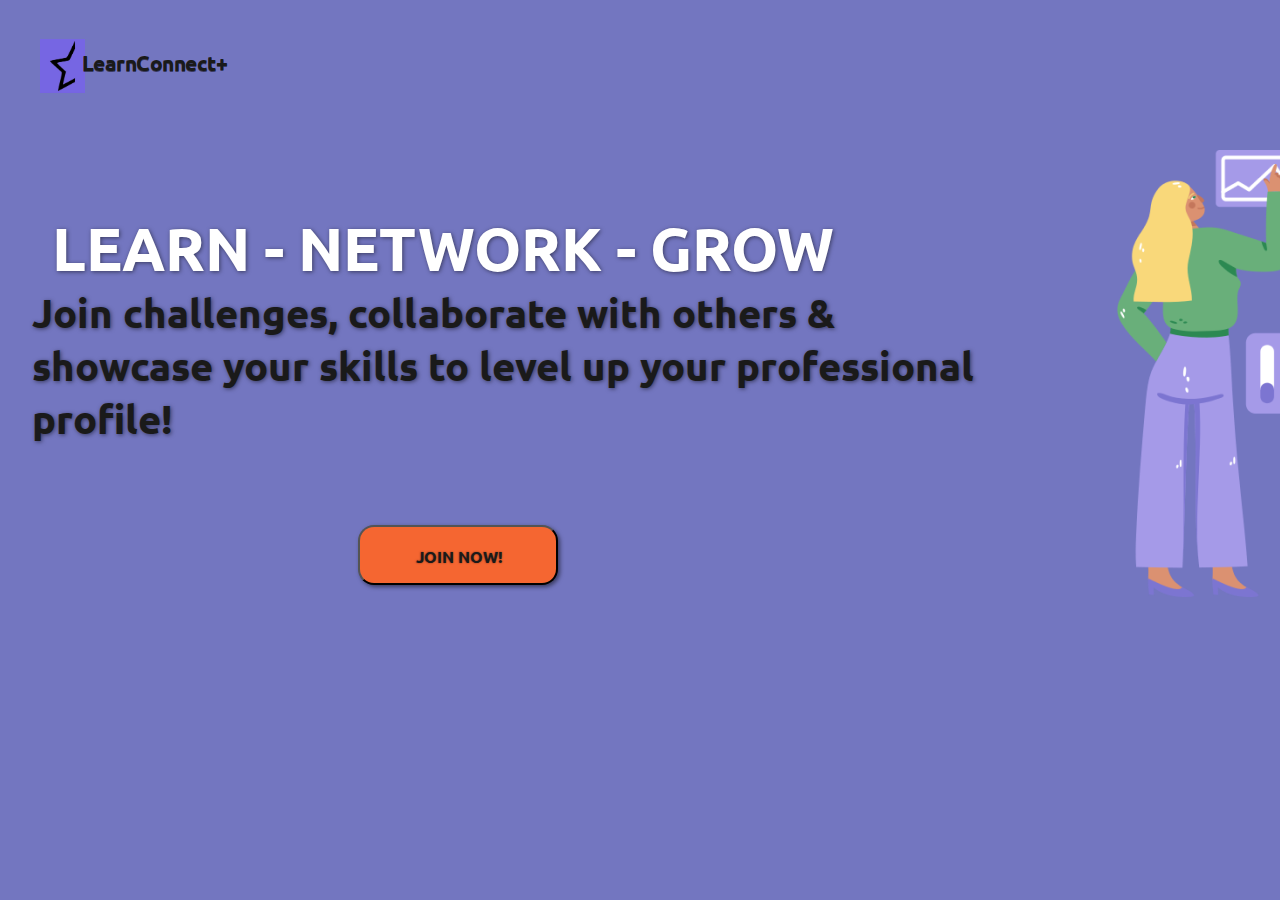
<file: index.html>
<!DOCTYPE html>
<html lang="en">
  <head>
    <meta charset="UTF-8" />
    <meta http-equiv="X-UA-Compatible" content="IE=edge" />
    <meta name="viewport" content="width=device-width, initial-scale=1.0" />
    <title>landing-page</title>
    <link rel="preconnect" href="https://fonts.googleapis.com">
<link rel="preconnect" href="https://fonts.gstatic.com" crossorigin>
<link href="https://fonts.googleapis.com/css2?family=Ubuntu&display=swap" rel="stylesheet">
    <link rel="stylesheet" href="index.css" />
  </head>
  <body>
    <div class="landing-page">
      <h1 class="learn-network">LEARN - NETWORK - GROW</h1>
      <h2 class="join-challenges-collaborate">
        Join challenges, collaborate with others & showcase your skills to level
        up your professional profile!
      </h2>
      <button class="button" id="button"></button>
      <img
        class="project-management-2-icon"
        alt=""
        src="images/image2.png"
      />

      <img class="working-1-icon" alt="" src="images/image1.png" />

      <label class="join-now" id="jOINNOW">JOIN NOW!</label>
      <div class="streamlineinterface-award-hal2">
        <img class="vector-icon2" alt="" src="images/logopurple.png" />

        <b class="learnconnect2">LearnConnect+</b>
      </div>
    </div>

    <script>
      var button = document.getElementById("button");
      if (button) {
        button.addEventListener("click", function (e) {
          window.location.href = "sign.html";
        });
      }
      
      var jOINNOW = document.getElementById("jOINNOW");
      if (jOINNOW) {
        jOINNOW.addEventListener("click", function (e) {
          window.location.href = "sign.html";
        });
      }
      </script>
  </body>
</html>
</file>
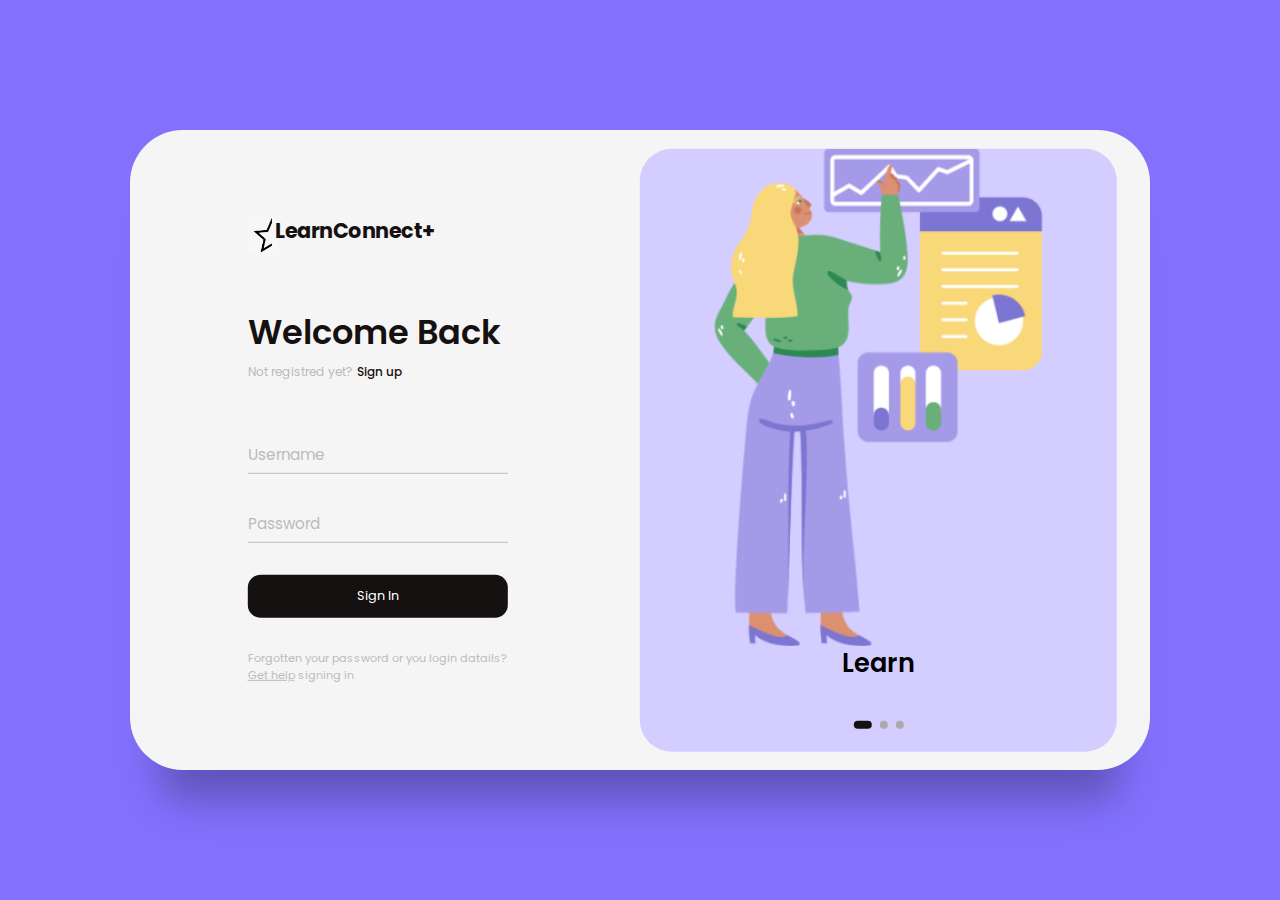
<file: sign.html>
<!DOCTYPE html>
<html lang="en">
  <head>
    <meta charset="UTF-8" />
    <meta http-equiv="X-UA-Compatible" content="IE=edge" />
    <meta name="viewport" content="width=device-width, initial-scale=1.0" />
    <title>Sign in/Sign up</title>
    <link rel="stylesheet" href="sign.css" />
  </head>
  <body>
    <main>
      <div class="box">
        <div class="inner-box">
          <div class="forms-wrap">
            <form action="sign.html" autocomplete="off" class="sign-in-form">
              <div class="logo">
                <img src="images/logo.png" alt="LearnConnect+" />
                <h4>LearnConnect+</h4>
              </div>

              <div class="heading">
                <h2>Welcome Back</h2>
                <h6>Not registred yet?</h6>
                <a href="#" class="toggle">Sign up</a>
              </div>

              <div class="actual-form">
                <div class="input-wrap">
                  <input
                    type="text"
                    minlength="4"
                    class="input-field"
                    id="usrnme"
                    autocomplete="off"
                    required
                  />
                  <label>Username</label>
                </div>

                <div class="input-wrap">
                  <input
                    type="password"
                    minlength="4"
                    class="input-field"
                    id="passwrd"
                    autocomplete="off"
                    required
                  />
                  <label>Password</label>
                </div>

                <input type="submit" value="Sign In" class="sign-btn" id="sign-btn" />

                <p class="text">
                  Forgotten your password or you login datails?
                  <a href="#">Get help</a> signing in
                </p>
              </div>
            </form>

            <form action="sign.html" autocomplete="off" class="sign-up-form">
              <div class="logo">
                <img src="images/logo.png" alt="LearnConnect" />
                <h4>LearnConnect+</h4>
              </div>

              <div class="heading">
                <h2>Get Started</h2>
                <h6>Already have an account?</h6>
                <a href="#" class="toggle">Sign in</a>
              </div>

              <div class="actual-form">
                <div class="input-wrap">
                  <input
                    type="text"
                    minlength="4"
                    class="input-field"
                    autocomplete="off"
                    required
                  />
                  <label>Name</label>
                </div>

                <div class="input-wrap">
                  <input
                    type="email"
                    class="input-field"
                    autocomplete="off"
                    required
                  />
                  <label>Email</label>
                </div>

                <div class="input-wrap">
                  <input
                    type="password"
                    minlength="4"
                    class="input-field"
                    autocomplete="off"
                    required
                  />
                  <label>Password</label>
                </div>

                <input type="submit" value="Sign Up" class="sign-btn" id="sign-btn" />

                <p class="text">
                  By signing up, I agree to the
                  <a href="#">Terms of Services</a> and
                  <a href="#">Privacy Policy</a>
                </p>
              </div>
            </form>
          </div>

          <div class="carousel">
            <div class="images-wrapper">
              <img src="images/image2.png" class="image img-1 show" alt="" />
              <img src="images/image3.png" class="image img-2" alt="" />
              <img src="images/image1.png" class="image img-3" alt="" />
            </div>

            <div class="text-slider">
              <div class="text-wrap">
                <div class="text-group">
                  <h2>Learn</h2>
                  <h2>Network</h2>
                  <h2>Grow</h2>
                </div>
              </div>

              <div class="bullets">
                <span class="active" data-value="1"></span>
                <span data-value="2"></span>
                <span data-value="3"></span>
              </div>
            </div>
          </div>
        </div>
      </div>
    </main>

    <!-- Javascript file -->
    
    <script src="sign.js"></script>

  </body>
</html>
</file>
<file: index.css>
@import url("https://fonts.googleapis.com/css2?family=Poppins:wght@200;300;400;500;600;700;800&display=swap");

*,
*::before,
*::after {
  padding: 0;
  margin: 0;
  box-sizing: border-box;
}

h2{
  position: absolute;
  font: var(--color-black);
}
h1{
  position: absolute;
  color: white;  
}
.learn-network {
  margin: 0;
  position: absolute;
  left: 52px;
  line-height: 68px;
}
.learn-network {
  top: 213px;
  font-size: 60px;
  font-weight: 800;
  font-family: 'Ubuntu', sans-serif;
  text-shadow: 1px 1px 4px rgba(0, 0, 0, 0.5);
}
.join-challenges-collaborate {
  top: 286px;
  font-size: 40px;
  font-weight: 650;
  color: var(--color-black);
  display: inline-block;
  left: 2.5%;
  width: 972px;
  height: 308px;
  font-family: 'Ubuntu', sans-serif;
  text-shadow: 1px 1px 4px rgba(0, 0, 0, 0.5);
}
.button {
  cursor: pointer;
  border: 0.50;
  padding: 10px 20px;
  background-color:rgb(245, 102, 49);
  position: absolute;
  top: 525px;
  left: 358px;
  border-radius: 1rem;
  width: 200px;
  height: 60px;
  box-shadow: 2px 2px 4px rgba(0, 0, 0, 0.5);
}
.project-management-2-icon,
.working-1-icon {
  position: absolute;
  top: 150px;
  left: 1050px;
  width: 429px;
  height: 447px;
  object-fit: cover;
}
.working-1-icon {
  top: 337px;
  left: 1352px;
  width: 366px;
  height: 338px;
}
.join-now {
  cursor: pointer;
  position: absolute;
  text-align: center;
  top: 523px;
  left: 415.5px;
  line-height: 68px;
  font-weight: 700;
  font-family: 'Ubuntu', sans-serif;
  text-shadow: 0px 0px 2px rgba(0, 0, 0, 0.5);
}


.vector-icon2 {
  position: absolute;
  height: 94.5%;
  width: 47.68%;
  top: 2.71%;
  right: 26.19%;
  bottom: 2.79%;
  left: 26.13%;
  max-width: 100%;
  overflow: hidden;
  max-height: 100%;
}
.learnconnect2 {
  position: absolute;
  height: 113.33%;
  width: 204.05%;
  top: -13.33%;
  left: 70%;
  font-size: 1.3rem;
  letter-spacing: -0.5px;
  line-height: 68px;
  display: inline-block;
  text-shadow: 0px 1px 0.5px rgba(0, 0, 0, 0.5);
}
.streamlineinterface-award-hal2 {
  position: absolute;
  top: 37px;
  left: 15px;
  width: 95px;
  height: 58px;
}
.landing-page {
  position: absolute;
  background-color: #7376c0;
  width: 100%;
  height: 100%;
  overflow:auto;
  text-align: left;
  font-size: var(--font-size-3xl);
  font-family: 'Ubuntu', sans-serif;
  color: rgb(26, 26, 26);
}
</file>
<file: sign.css>
@import url("https://fonts.googleapis.com/css2?family=Poppins:wght@200;300;400;500;600;700;800&display=swap");

*,
*::before,
*::after {
  padding: 0;
  margin: 0;
  box-sizing: border-box;
}

body,
input {
  font-family: "Poppins", sans-serif;
}

main {
  width: 100%;
  min-height: 100vh;
  overflow: hidden;
  background-color: #8371fd;
  padding: 2rem;
  display: flex;
  align-items: center;
  justify-content: center;
}

.box {
  position: relative;
  width: 100%;
  max-width: 1020px;
  height: 640px;
  background-color: #f5f5f5;
  border-radius: 3.3rem;
  box-shadow: 0 60px 40px -30px rgba(0, 0, 0, 0.27);
}

.inner-box {
  position: absolute;
  width: calc(100% - 4.1rem);
  height: calc(100% - 4.1rem);
  top: 50%;
  left: 50%;
  transform: translate(-50%, -50%);
}

.forms-wrap {
  position: absolute;
  height: 100%;
  width: 45%;
  top: 0;
  left: 0;
  display: grid;
  grid-template-columns: 1fr;
  grid-template-rows: 1fr;
  transition: 0.8s ease-in-out;
}

form {
  max-width: 260px;
  width: 100%;
  margin: 0 auto;
  height: 100%;
  display: flex;
  flex-direction: column;
  justify-content: space-evenly;
  grid-column: 1 / 2;
  grid-row: 1 / 2;
  transition: opacity 0.02s 0.4s;
}

form.sign-up-form {
  opacity: 0;
  pointer-events: none;
}

.logo {
  display: flex;
  align-items: center;
}

.logo img {
  width: 30px;
  margin-right: -0.15rem;
}

.logo h4 {
  font-size: 1.3rem;
  margin-top: -9px;
  letter-spacing: -0.5px;
  color: #151111;
}

.heading h2 {
  font-size: 2.1rem;
  font-weight: 600;
  color: #151111;
}

.heading h6 {
  color: #bababa;
  font-weight: 400;
  font-size: 0.75rem;
  display: inline;
}

.toggle {
  color: #151111;
  text-decoration: none;
  font-size: 0.75rem;
  font-weight: 500;
  transition: 0.3s;
}

.toggle:hover {
  color: #8371fd;
}

.input-wrap {
  position: relative;
  height: 37px;
  margin-bottom: 2rem;
}

.input-field {
  position: absolute;
  width: 100%;
  height: 100%;
  background: none;
  border: none;
  outline: none;
  border-bottom: 1px solid #bbb;
  padding: 0;
  font-size: 0.95rem;
  color: #151111;
  transition: 0.4s;
}

label {
  position: absolute;
  left: 0;
  top: 50%;
  transform: translateY(-50%);
  font-size: 0.95rem;
  color: #bbb;
  pointer-events: none;
  transition: 0.4s;
}

.input-field.active {
  border-bottom-color: #151111;
}

.input-field.active + label {
  font-size: 0.75rem;
  top: -2px;
}

.sign-btn {
  display: inline-block;
  width: 100%;
  height: 43px;
  background-color: #151111;
  color: #fff;
  border: none;
  cursor: pointer;
  border-radius: 0.8rem;
  font-size: 0.8rem;
  margin-bottom: 2rem;
  transition: 0.3s;
}

.sign-btn:hover {
  background-color: #8371fd;
}

.text {
  color: #bbb;
  font-size: 0.7rem;
}

.text a {
  color: #bbb;
  transition: 0.3s;
}

.text a:hover {
  color: #8371fd;
}

main.sign-up-mode form.sign-in-form {
  opacity: 0;
  pointer-events: none;
}

main.sign-up-mode form.sign-up-form {
  opacity: 1;
  pointer-events: all;
}

main.sign-up-mode .forms-wrap {
  left: 55%;
}

main.sign-up-mode .carousel {
  left: 0%;
}

.carousel {
  position: absolute;
  height: 105%;
  width: 50%;
  left: 50%;
  bottom: -2.5%;
  background-color: #d4cdff;
  border-radius: 2rem;
  display: grid;
  grid-template-rows: auto 1fr;
  padding-bottom: 2rem;
  overflow:hidden;
  transition: 0.8s ease-in-out;
}

.images-wrapper {
  display: grid;
  grid-template-columns: 1fr;
  grid-template-rows: 1fr;
  position:relative;
}

.image {
  width: 100%;
  grid-column: 100;
  grid-row: 100;
  opacity: 0;
  transition: opacity 0.3s, transform 0.5s;
}

.img-1 {
  transform: translate(0, -50px);
}

.img-2 {
  transform: scale(0.4, 0.5);
}

.img-3 {
  transform: scale(0.3) rotate(-20deg);
}

.image.show {
  opacity: 1;
  transform: none;
}

.text-slider {
  display: flex;
  align-items: center;
  justify-content: center;
  flex-direction: column;
}

.text-wrap {
  max-height: 2.2rem;
  overflow: hidden;
  margin-bottom: 2.5rem;
}

.text-group {
  display: flex;
  flex-direction: column;
  text-align: center;
  transform: translateY(0);
  transition: 0.5s;
}

.text-group h2 {
  line-height: 2.2rem;
  font-weight: 600;
  font-size: 1.6rem;
}

.bullets {
  display: flex;
  align-items: center;
  justify-content: center;
}

.bullets span {
  display: block;
  width: 0.5rem;
  height: 0.5rem;
  background-color: #aaa;
  margin: 0 0.25rem;
  border-radius: 50%;
  cursor: pointer;
  transition: 0.3s;
}

.bullets span.active {
  width: 1.1rem;
  background-color: #151111;
  border-radius: 1rem;
}

@media (max-width: 850px) {
  .box {
    height: auto;
    max-width: 550px;
    overflow: hidden;
  }

  .inner-box {
    position: static;
    transform: none;
    width: revert;
    height: revert;
    padding: 2rem;
  }

  .forms-wrap {
    position: revert;
    width: 100%;
    height: auto;
  }

  form {
    max-width: revert;
    padding: 1.5rem 2.5rem 2rem;
    transition: transform 0.8s ease-in-out, opacity 0.45s linear;
  }

  .heading {
    margin: 2rem 0;
  }

  form.sign-up-form {
    transform: translateX(100%);
  }

  main.sign-up-mode form.sign-in-form {
    transform: translateX(-100%);
  }

  main.sign-up-mode form.sign-up-form {
    transform: translateX(0%);
  }

  .carousel {
    position: revert;
    height:auto;
    width: 100%;
    padding: 3rem 2rem;
    display: flex;
  }

  .images-wrapper {
    display: none;
  }

  .text-slider {
    width: 100%;
  }
}

@media (max-width: 530px) {
  main {
    padding: 1rem;
  }

  .box {
    border-radius: 2rem;
  }

  .inner-box {
    padding: 1rem;
  }

  .carousel {
    padding: 1.5rem 1rem;
    border-radius: 1.6rem;
  }

  .text-wrap {
    margin-bottom: 1rem;
  }

  .text-group h2 {
    font-size: 1.2rem;
  }

  form {
    padding: 1rem 2rem 1.5rem;
  }
}
</file>
